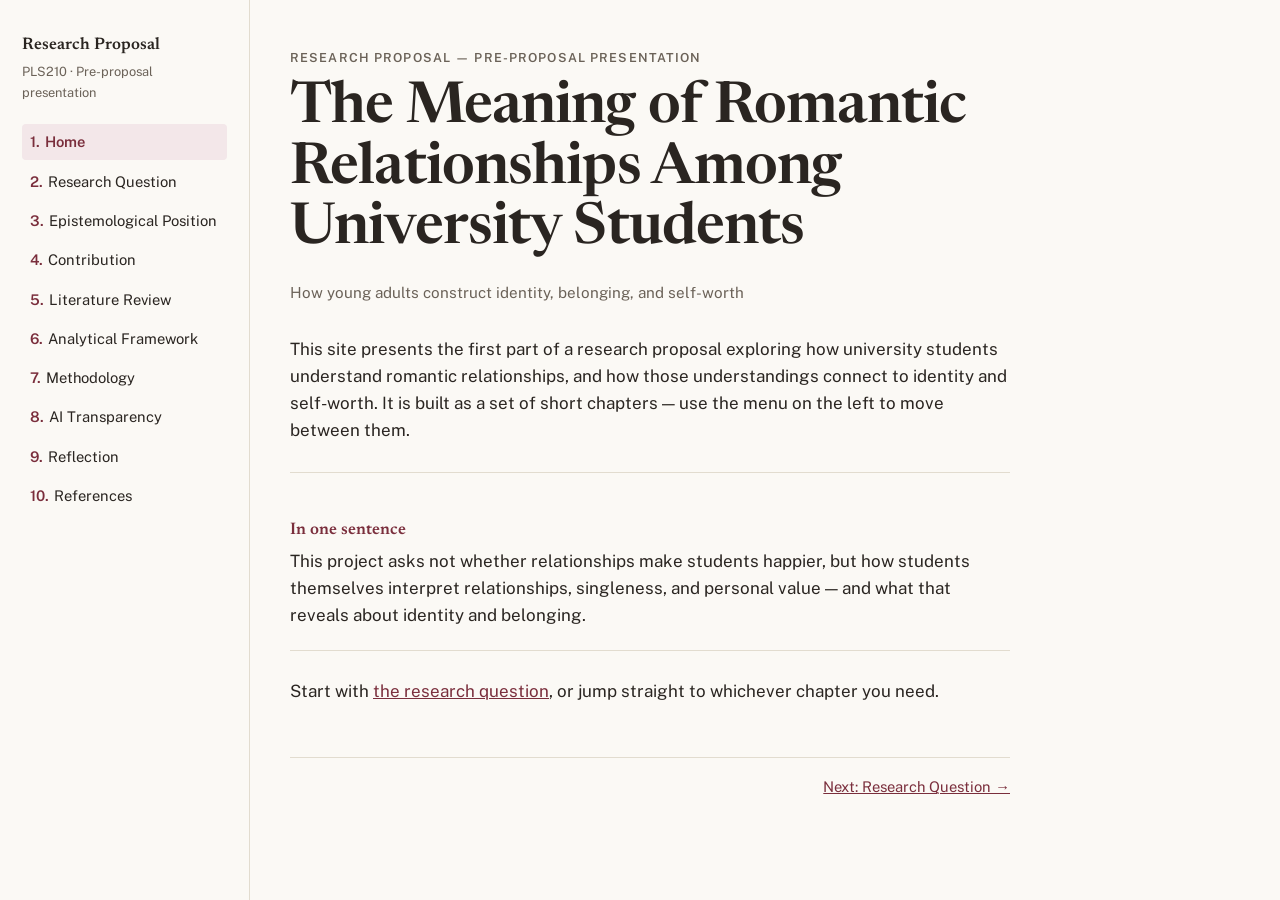
<file: index.html>
<!DOCTYPE html>
<html lang="en">
<head>
<meta charset="UTF-8">
<meta name="viewport" content="width=device-width, initial-scale=1">
<title>Home — Research Proposal</title>
<link rel="preconnect" href="https://fonts.googleapis.com">
<link href="https://fonts.googleapis.com/css2?family=Newsreader:wght@500;600&family=Public+Sans:wght@400;500;600&display=swap" rel="stylesheet">
<link rel="stylesheet" href="styles.css">
</head>
<body>
<div class="shell">

  <aside class="sidebar">
    <p class="site-title">Research Proposal</p>
    <p class="site-sub">PLS210 · Pre-proposal presentation</p>
    <button class="menu-toggle">Menu ☰</button>
    <nav>
      <ol>
        <li><a href="index.html">Home</a></li>
        <li><a href="research-question.html">Research Question</a></li>
        <li><a href="positioning.html">Epistemological Position</a></li>
        <li><a href="contribution.html">Contribution</a></li>
        <li><a href="literature-review.html">Literature Review</a></li>
        <li><a href="framework.html">Analytical Framework</a></li>
        <li><a href="methodology.html">Methodology</a></li>
        <li><a href="ai-transparency.html">AI Transparency</a></li>
        <li><a href="reflection.html">Reflection</a></li>
        <li><a href="references.html">References</a></li>
      </ol>
    </nav>
  </aside>

  <main class="content">
    <div class="page">
      <div class="hero">
        <p class="kicker">Research Proposal — Pre-proposal Presentation</p>
        <h1>The Meaning of Romantic Relationships Among University Students</h1>
        <p class="byline">How young adults construct identity, belonging, and self-worth</p>
      </div>

      <p>This site presents the first part of a research proposal exploring how university
      students understand romantic relationships, and how those understandings connect to
      identity and self-worth. It is built as a set of short chapters — use the menu on the
      left to move between them.</p>

      <div class="card">
        <h3>In one sentence</h3>
        <p style="margin-bottom:0">This project asks not whether relationships make students
        happier, but how students themselves interpret relationships, singleness, and personal
        value — and what that reveals about identity and belonging.</p>
      </div>

      <p>Start with <a href="research-question.html">the research question</a>, or jump
      straight to whichever chapter you need.</p>

      <div class="page-nav">
        <span></span>
        <a href="research-question.html">Next: Research Question →</a>
      </div>
    </div>
  </main>

</div>
<script src="nav.js"></script>
</body>
</html>
</file>
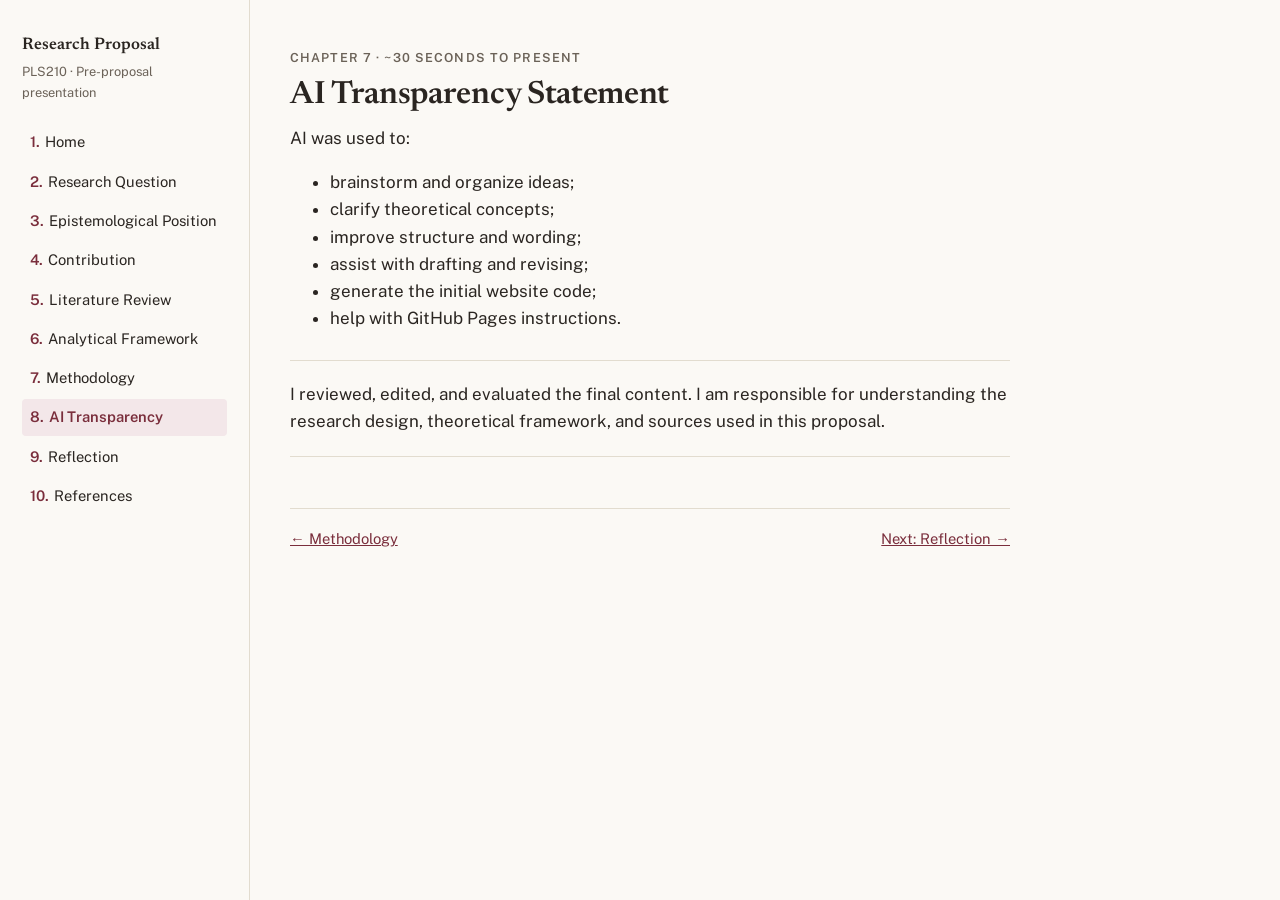
<file: ai-transparency.html>
<!DOCTYPE html>
<html lang="en">
<head>
<meta charset="UTF-8">
<meta name="viewport" content="width=device-width, initial-scale=1">
<title>AI Transparency</title>
<link rel="preconnect" href="https://fonts.googleapis.com">
<link href="https://fonts.googleapis.com/css2?family=Newsreader:wght@500;600&family=Public+Sans:wght@400;500;600&display=swap" rel="stylesheet">
<link rel="stylesheet" href="styles.css">
</head>
<body>
<div class="shell">

  <aside class="sidebar">
    <p class="site-title">Research Proposal</p>
    <p class="site-sub">PLS210 · Pre-proposal presentation</p>
    <button class="menu-toggle">Menu ☰</button>
    <nav>
      <ol>
        <li><a href="index.html">Home</a></li>
        <li><a href="research-question.html">Research Question</a></li>
        <li><a href="positioning.html">Epistemological Position</a></li>
        <li><a href="contribution.html">Contribution</a></li>
        <li><a href="literature-review.html">Literature Review</a></li>
        <li><a href="framework.html">Analytical Framework</a></li>
        <li><a href="methodology.html">Methodology</a></li>
        <li><a href="ai-transparency.html">AI Transparency</a></li>
        <li><a href="reflection.html">Reflection</a></li>
        <li><a href="references.html">References</a></li>
      </ol>
    </nav>
  </aside>

  <main class="content">
    <div class="page">
      <p class="kicker">Chapter 7 · ~30 seconds to present</p>
      <h1>AI Transparency Statement</h1>

      <p>AI was used to:</p>
      <ul>
        <li>brainstorm and organize ideas;</li>
        <li>clarify theoretical concepts;</li>
        <li>improve structure and wording;</li>
        <li>assist with drafting and revising;</li>
        <li>generate the initial website code;</li>
        <li>help with GitHub Pages instructions.</li>
      </ul>

      <div class="card">
        <p style="margin-bottom:0">I reviewed, edited, and evaluated the final content. I am
        responsible for understanding the research design, theoretical framework, and
        sources used in this proposal.</p>
      </div>

      <div class="page-nav">
        <a href="methodology.html">← Methodology</a>
        <a href="reflection.html">Next: Reflection →</a>
      </div>
    </div>
  </main>

</div>
<script src="nav.js"></script>
</body>
</html>
</file>
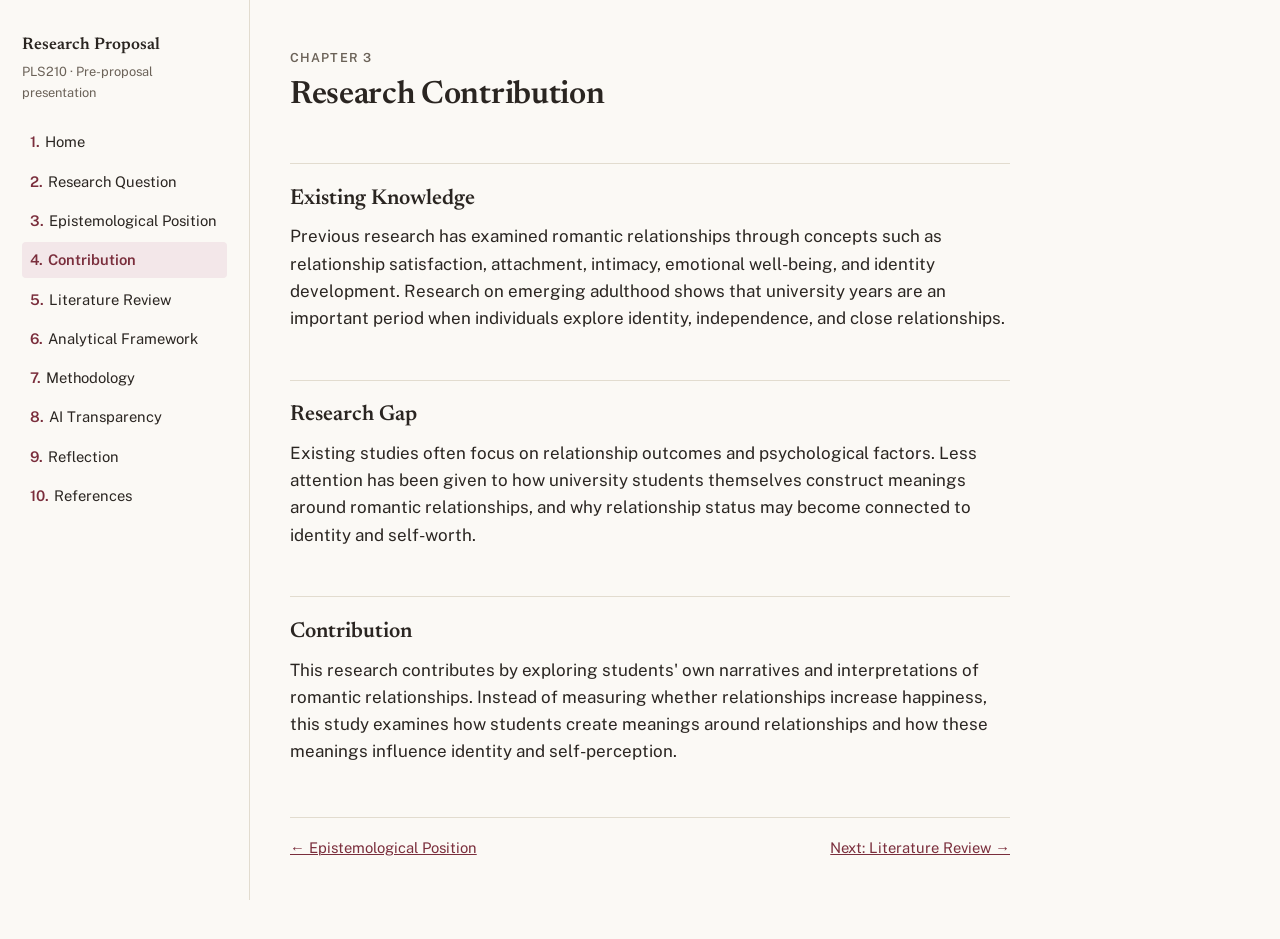
<file: contribution.html>
<!DOCTYPE html>
<html lang="en">
<head>
<meta charset="UTF-8">
<meta name="viewport" content="width=device-width, initial-scale=1">
<title>Contribution</title>
<link rel="preconnect" href="https://fonts.googleapis.com">
<link href="https://fonts.googleapis.com/css2?family=Newsreader:wght@500;600&family=Public+Sans:wght@400;500;600&display=swap" rel="stylesheet">
<link rel="stylesheet" href="styles.css">
</head>
<body>
<div class="shell">

  <aside class="sidebar">
    <p class="site-title">Research Proposal</p>
    <p class="site-sub">PLS210 · Pre-proposal presentation</p>
    <button class="menu-toggle">Menu ☰</button>
    <nav>
      <ol>
        <li><a href="index.html">Home</a></li>
        <li><a href="research-question.html">Research Question</a></li>
        <li><a href="positioning.html">Epistemological Position</a></li>
        <li><a href="contribution.html">Contribution</a></li>
        <li><a href="literature-review.html">Literature Review</a></li>
        <li><a href="framework.html">Analytical Framework</a></li>
        <li><a href="methodology.html">Methodology</a></li>
        <li><a href="ai-transparency.html">AI Transparency</a></li>
        <li><a href="reflection.html">Reflection</a></li>
        <li><a href="references.html">References</a></li>
      </ol>
    </nav>
  </aside>

  <main class="content">
    <div class="page">
      <p class="kicker">Chapter 3</p>
      <h1>Research Contribution</h1>

      <h2>Existing Knowledge</h2>
      <p>Previous research has examined romantic relationships through concepts such as
      relationship satisfaction, attachment, intimacy, emotional well-being, and identity
      development. Research on emerging adulthood shows that university years are an important
      period when individuals explore identity, independence, and close relationships.</p>

      <h2>Research Gap</h2>
      <p>Existing studies often focus on relationship outcomes and psychological factors. Less
      attention has been given to how university students themselves construct meanings around
      romantic relationships, and why relationship status may become connected to identity and
      self-worth.</p>

      <h2>Contribution</h2>
      <p>This research contributes by exploring students' own narratives and interpretations
      of romantic relationships. Instead of measuring whether relationships increase
      happiness, this study examines how students create meanings around relationships and how
      these meanings influence identity and self-perception.</p>

      <div class="page-nav">
        <a href="positioning.html">← Epistemological Position</a>
        <a href="literature-review.html">Next: Literature Review →</a>
      </div>
    </div>
  </main>

</div>
<script src="nav.js"></script>
</body>
</html>
</file>
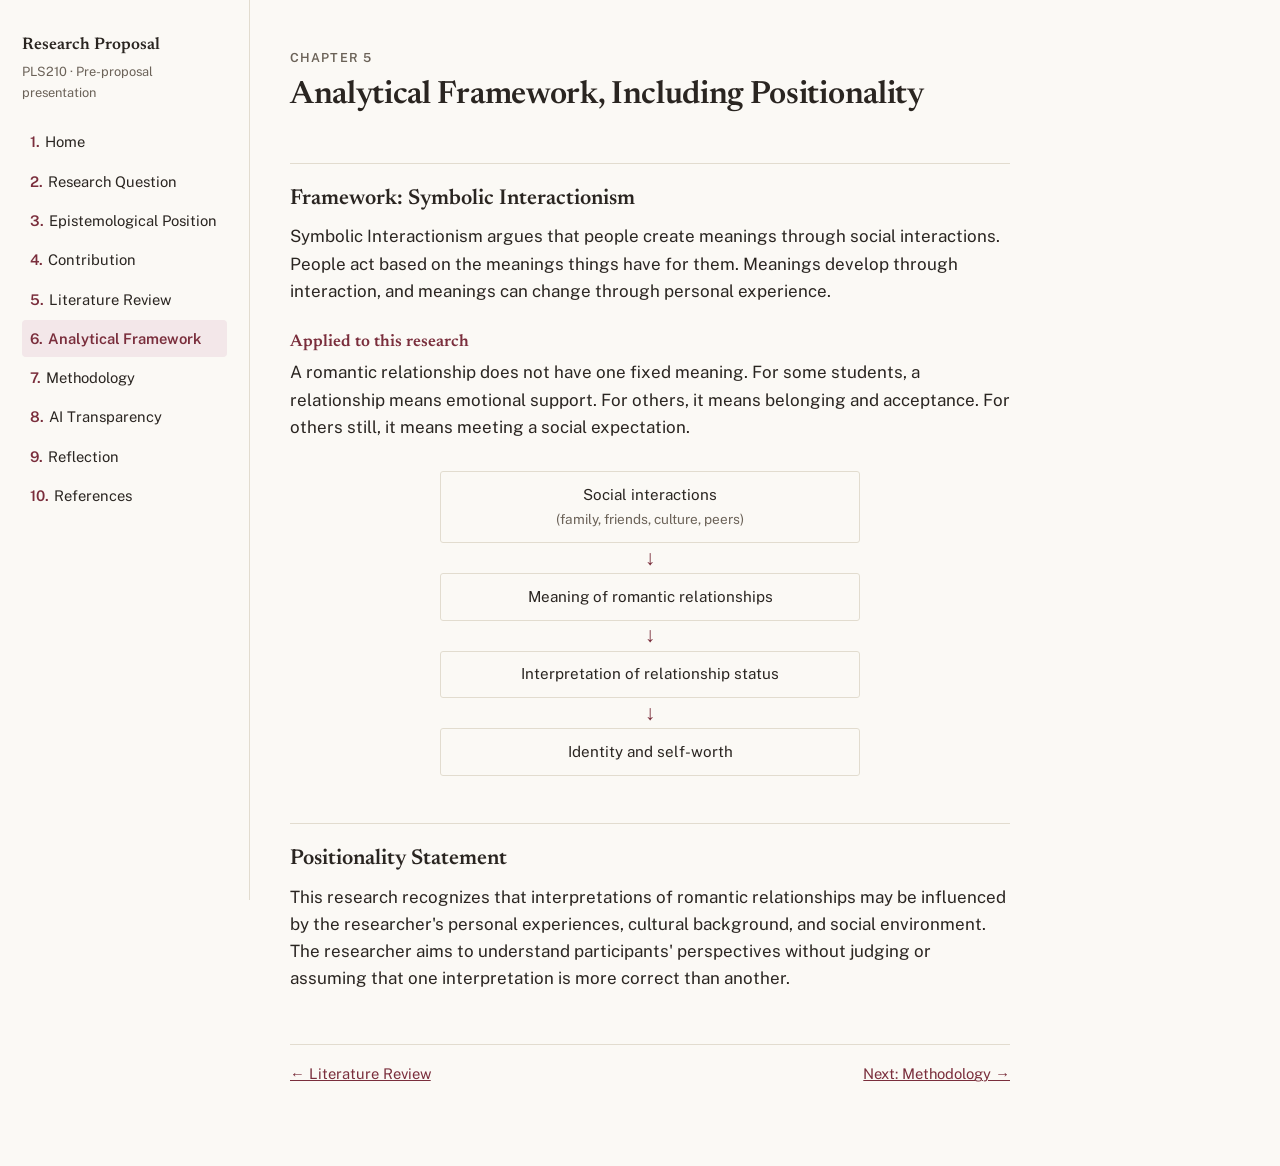
<file: framework.html>
<!DOCTYPE html>
<html lang="en">
<head>
<meta charset="UTF-8">
<meta name="viewport" content="width=device-width, initial-scale=1">
<title>Analytical Framework, Including Positionality</title>
<link rel="preconnect" href="https://fonts.googleapis.com">
<link href="https://fonts.googleapis.com/css2?family=Newsreader:wght@500;600&family=Public+Sans:wght@400;500;600&display=swap" rel="stylesheet">
<link rel="stylesheet" href="styles.css">
</head>
<body>
<div class="shell">

  <aside class="sidebar">
    <p class="site-title">Research Proposal</p>
    <p class="site-sub">PLS210 · Pre-proposal presentation</p>
    <button class="menu-toggle">Menu ☰</button>
    <nav>
      <ol>
        <li><a href="index.html">Home</a></li>
        <li><a href="research-question.html">Research Question</a></li>
        <li><a href="positioning.html">Epistemological Position</a></li>
        <li><a href="contribution.html">Contribution</a></li>
        <li><a href="literature-review.html">Literature Review</a></li>
        <li><a href="framework.html">Analytical Framework</a></li>
        <li><a href="methodology.html">Methodology</a></li>
        <li><a href="ai-transparency.html">AI Transparency</a></li>
        <li><a href="reflection.html">Reflection</a></li>
        <li><a href="references.html">References</a></li>
      </ol>
    </nav>
  </aside>

  <main class="content">
    <div class="page">
      <p class="kicker">Chapter 5</p>
      <h1>Analytical Framework, Including Positionality</h1>

      <h2>Framework: Symbolic Interactionism</h2>
      <p>Symbolic Interactionism argues that people create meanings through social
      interactions. People act based on the meanings things have for them. Meanings develop
      through interaction, and meanings can change through personal experience.</p>

      <h3>Applied to this research</h3>
      <p>A romantic relationship does not have one fixed meaning. For some students, a
      relationship means emotional support. For others, it means belonging and acceptance.
      For others still, it means meeting a social expectation.</p>

      <div class="diagram">
        <div class="box">Social interactions<br><span style="font-size:.85rem;color:var(--ink-soft)">(family, friends, culture, peers)</span></div>
        <div class="arrow">↓</div>
        <div class="box">Meaning of romantic relationships</div>
        <div class="arrow">↓</div>
        <div class="box">Interpretation of relationship status</div>
        <div class="arrow">↓</div>
        <div class="box">Identity and self-worth</div>
      </div>

      <h2>Positionality Statement</h2>
      <p>This research recognizes that interpretations of romantic relationships may be
      influenced by the researcher's personal experiences, cultural background, and social
      environment. The researcher aims to understand participants' perspectives without
      judging or assuming that one interpretation is more correct than another.</p>

      <div class="page-nav">
        <a href="literature-review.html">← Literature Review</a>
        <a href="methodology.html">Next: Methodology →</a>
      </div>
    </div>
  </main>

</div>
<script src="nav.js"></script>
</body>
</html>
</file>
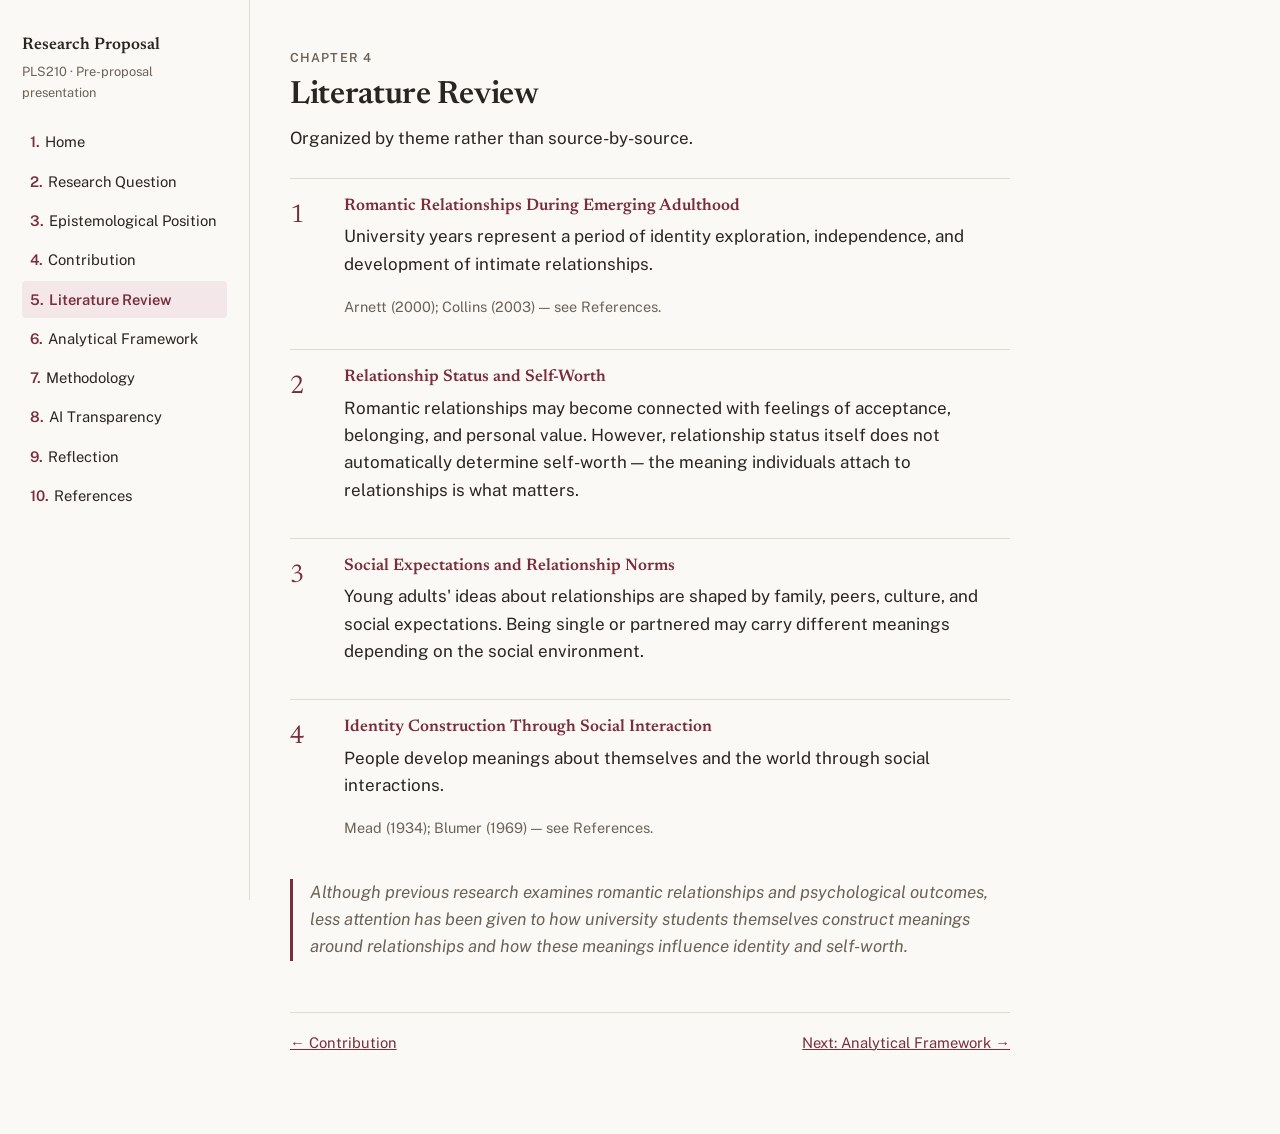
<file: literature-review.html>
<!DOCTYPE html>
<html lang="en">
<head>
<meta charset="UTF-8">
<meta name="viewport" content="width=device-width, initial-scale=1">
<title>Literature Review</title>
<link rel="preconnect" href="https://fonts.googleapis.com">
<link href="https://fonts.googleapis.com/css2?family=Newsreader:wght@500;600&family=Public+Sans:wght@400;500;600&display=swap" rel="stylesheet">
<link rel="stylesheet" href="styles.css">
</head>
<body>
<div class="shell">

  <aside class="sidebar">
    <p class="site-title">Research Proposal</p>
    <p class="site-sub">PLS210 · Pre-proposal presentation</p>
    <button class="menu-toggle">Menu ☰</button>
    <nav>
      <ol>
        <li><a href="index.html">Home</a></li>
        <li><a href="research-question.html">Research Question</a></li>
        <li><a href="positioning.html">Epistemological Position</a></li>
        <li><a href="contribution.html">Contribution</a></li>
        <li><a href="literature-review.html">Literature Review</a></li>
        <li><a href="framework.html">Analytical Framework</a></li>
        <li><a href="methodology.html">Methodology</a></li>
        <li><a href="ai-transparency.html">AI Transparency</a></li>
        <li><a href="reflection.html">Reflection</a></li>
        <li><a href="references.html">References</a></li>
      </ol>
    </nav>
  </aside>

  <main class="content">
    <div class="page">
      <p class="kicker">Chapter 4</p>
      <h1>Literature Review</h1>
      <p>Organized by theme rather than source-by-source.</p>

      <div class="themes">
        <div class="theme">
          <div class="num">1</div>
          <div>
            <h3>Romantic Relationships During Emerging Adulthood</h3>
            <p>University years represent a period of identity exploration, independence,
            and development of intimate relationships.</p>
            <p style="font-size:.9rem;color:var(--ink-soft)">Arnett (2000); Collins (2003) —
            see References.</p>
          </div>
        </div>

        <div class="theme">
          <div class="num">2</div>
          <div>
            <h3>Relationship Status and Self-Worth</h3>
            <p>Romantic relationships may become connected with feelings of acceptance,
            belonging, and personal value. However, relationship status itself does not
            automatically determine self-worth — the meaning individuals attach to
            relationships is what matters.</p>
          </div>
        </div>

        <div class="theme">
          <div class="num">3</div>
          <div>
            <h3>Social Expectations and Relationship Norms</h3>
            <p>Young adults' ideas about relationships are shaped by family, peers, culture,
            and social expectations. Being single or partnered may carry different meanings
            depending on the social environment.</p>
          </div>
        </div>

        <div class="theme">
          <div class="num">4</div>
          <div>
            <h3>Identity Construction Through Social Interaction</h3>
            <p>People develop meanings about themselves and the world through social
            interactions.</p>
            <p style="font-size:.9rem;color:var(--ink-soft)">Mead (1934); Blumer (1969) — see
            References.</p>
          </div>
        </div>
      </div>

      <div class="pull">Although previous research examines romantic relationships and
      psychological outcomes, less attention has been given to how university students
      themselves construct meanings around relationships and how these meanings influence
      identity and self-worth.</div>

      <div class="page-nav">
        <a href="contribution.html">← Contribution</a>
        <a href="framework.html">Next: Analytical Framework →</a>
      </div>
    </div>
  </main>

</div>
<script src="nav.js"></script>
</body>
</html>
</file>
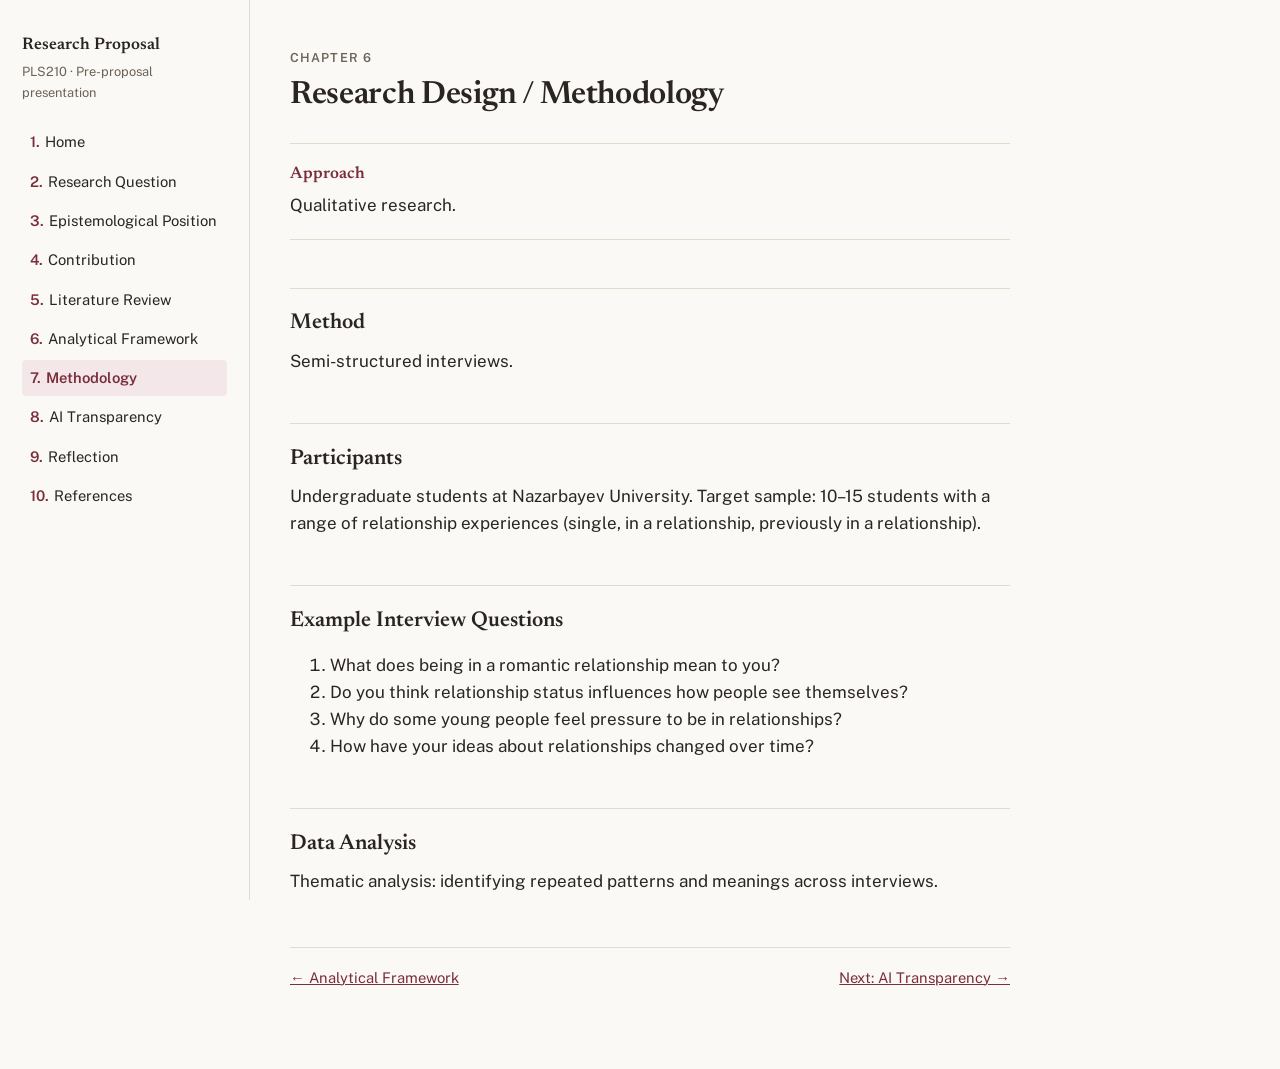
<file: methodology.html>
<!DOCTYPE html>
<html lang="en">
<head>
<meta charset="UTF-8">
<meta name="viewport" content="width=device-width, initial-scale=1">
<title>Methodology</title>
<link rel="preconnect" href="https://fonts.googleapis.com">
<link href="https://fonts.googleapis.com/css2?family=Newsreader:wght@500;600&family=Public+Sans:wght@400;500;600&display=swap" rel="stylesheet">
<link rel="stylesheet" href="styles.css">
</head>
<body>
<div class="shell">

  <aside class="sidebar">
    <p class="site-title">Research Proposal</p>
    <p class="site-sub">PLS210 · Pre-proposal presentation</p>
    <button class="menu-toggle">Menu ☰</button>
    <nav>
      <ol>
        <li><a href="index.html">Home</a></li>
        <li><a href="research-question.html">Research Question</a></li>
        <li><a href="positioning.html">Epistemological Position</a></li>
        <li><a href="contribution.html">Contribution</a></li>
        <li><a href="literature-review.html">Literature Review</a></li>
        <li><a href="framework.html">Analytical Framework</a></li>
        <li><a href="methodology.html">Methodology</a></li>
        <li><a href="ai-transparency.html">AI Transparency</a></li>
        <li><a href="reflection.html">Reflection</a></li>
        <li><a href="references.html">References</a></li>
      </ol>
    </nav>
  </aside>

  <main class="content">
    <div class="page">
      <p class="kicker">Chapter 6</p>
      <h1>Research Design / Methodology</h1>

      <div class="card">
        <h3 style="margin-top:0">Approach</h3>
        <p style="margin-bottom:0">Qualitative research.</p>
      </div>

      <h2>Method</h2>
      <p>Semi-structured interviews.</p>

      <h2>Participants</h2>
      <p>Undergraduate students at Nazarbayev University. Target sample: 10–15 students with
      a range of relationship experiences (single, in a relationship, previously in a
      relationship).</p>

      <h2>Example Interview Questions</h2>
      <ol>
        <li>What does being in a romantic relationship mean to you?</li>
        <li>Do you think relationship status influences how people see themselves?</li>
        <li>Why do some young people feel pressure to be in relationships?</li>
        <li>How have your ideas about relationships changed over time?</li>
      </ol>

      <h2>Data Analysis</h2>
      <p>Thematic analysis: identifying repeated patterns and meanings across interviews.</p>

      <div class="page-nav">
        <a href="framework.html">← Analytical Framework</a>
        <a href="ai-transparency.html">Next: AI Transparency →</a>
      </div>
    </div>
  </main>

</div>
<script src="nav.js"></script>
</body>
</html>
</file>
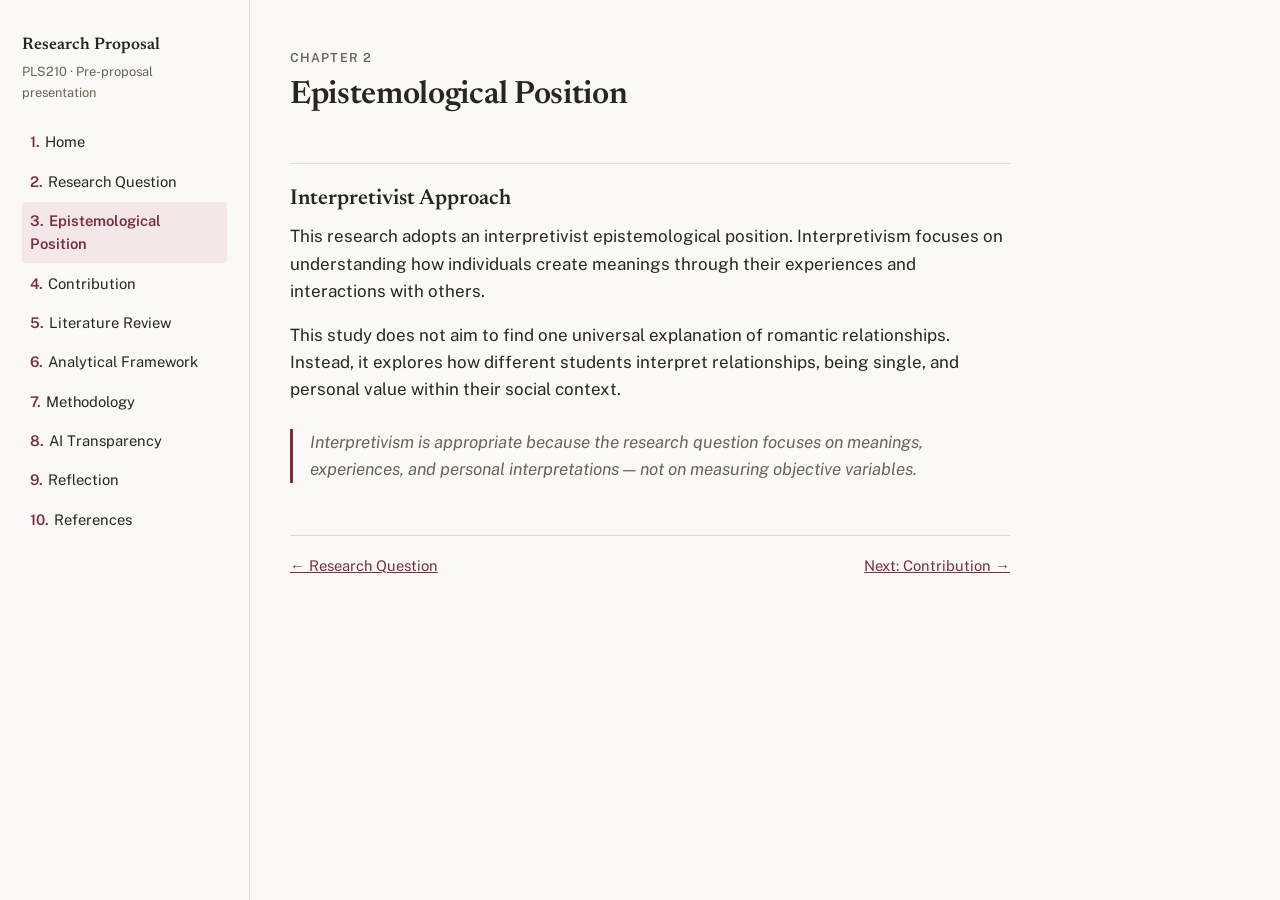
<file: positioning.html>
<!DOCTYPE html>
<html lang="en">
<head>
<meta charset="UTF-8">
<meta name="viewport" content="width=device-width, initial-scale=1">
<title>Epistemological Position</title>
<link rel="preconnect" href="https://fonts.googleapis.com">
<link href="https://fonts.googleapis.com/css2?family=Newsreader:wght@500;600&family=Public+Sans:wght@400;500;600&display=swap" rel="stylesheet">
<link rel="stylesheet" href="styles.css">
</head>
<body>
<div class="shell">

  <aside class="sidebar">
    <p class="site-title">Research Proposal</p>
    <p class="site-sub">PLS210 · Pre-proposal presentation</p>
    <button class="menu-toggle">Menu ☰</button>
    <nav>
      <ol>
        <li><a href="index.html">Home</a></li>
        <li><a href="research-question.html">Research Question</a></li>
        <li><a href="positioning.html">Epistemological Position</a></li>
        <li><a href="contribution.html">Contribution</a></li>
        <li><a href="literature-review.html">Literature Review</a></li>
        <li><a href="framework.html">Analytical Framework</a></li>
        <li><a href="methodology.html">Methodology</a></li>
        <li><a href="ai-transparency.html">AI Transparency</a></li>
        <li><a href="reflection.html">Reflection</a></li>
        <li><a href="references.html">References</a></li>
      </ol>
    </nav>
  </aside>

  <main class="content">
    <div class="page">
      <p class="kicker">Chapter 2</p>
      <h1>Epistemological Position</h1>

      <h2>Interpretivist Approach</h2>
      <p>This research adopts an interpretivist epistemological position. Interpretivism
      focuses on understanding how individuals create meanings through their experiences and
      interactions with others.</p>

      <p>This study does not aim to find one universal explanation of romantic relationships.
      Instead, it explores how different students interpret relationships, being single, and
      personal value within their social context.</p>

      <div class="pull">Interpretivism is appropriate because the research question focuses on
      meanings, experiences, and personal interpretations — not on measuring objective
      variables.</div>

      <div class="page-nav">
        <a href="research-question.html">← Research Question</a>
        <a href="contribution.html">Next: Contribution →</a>
      </div>
    </div>
  </main>

</div>
<script src="nav.js"></script>
</body>
</html>
</file>
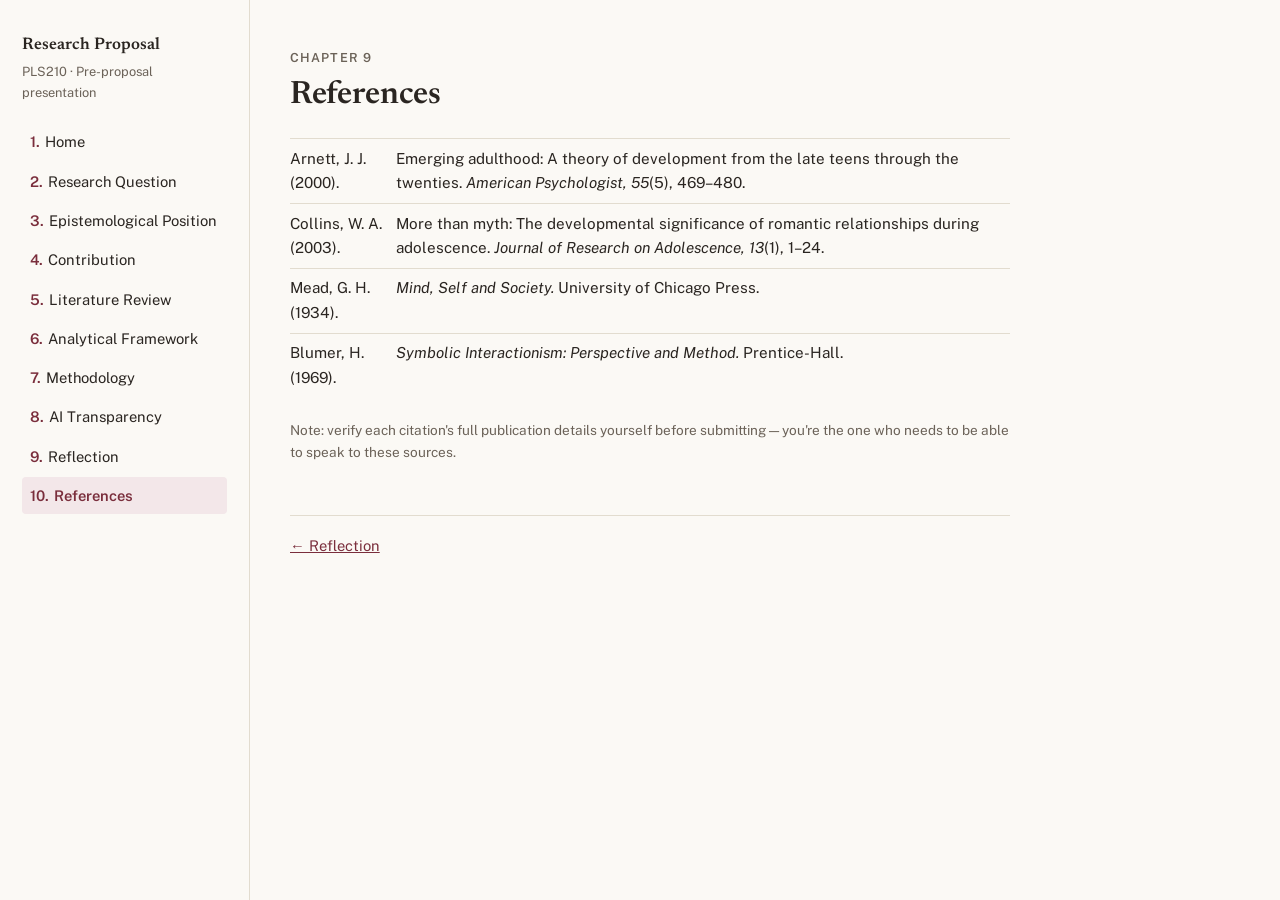
<file: references.html>
<!DOCTYPE html>
<html lang="en">
<head>
<meta charset="UTF-8">
<meta name="viewport" content="width=device-width, initial-scale=1">
<title>References</title>
<link rel="preconnect" href="https://fonts.googleapis.com">
<link href="https://fonts.googleapis.com/css2?family=Newsreader:wght@500;600&family=Public+Sans:wght@400;500;600&display=swap" rel="stylesheet">
<link rel="stylesheet" href="styles.css">
</head>
<body>
<div class="shell">

  <aside class="sidebar">
    <p class="site-title">Research Proposal</p>
    <p class="site-sub">PLS210 · Pre-proposal presentation</p>
    <button class="menu-toggle">Menu ☰</button>
    <nav>
      <ol>
        <li><a href="index.html">Home</a></li>
        <li><a href="research-question.html">Research Question</a></li>
        <li><a href="positioning.html">Epistemological Position</a></li>
        <li><a href="contribution.html">Contribution</a></li>
        <li><a href="literature-review.html">Literature Review</a></li>
        <li><a href="framework.html">Analytical Framework</a></li>
        <li><a href="methodology.html">Methodology</a></li>
        <li><a href="ai-transparency.html">AI Transparency</a></li>
        <li><a href="reflection.html">Reflection</a></li>
        <li><a href="references.html">References</a></li>
      </ol>
    </nav>
  </aside>

  <main class="content">
    <div class="page">
      <p class="kicker">Chapter 9</p>
      <h1>References</h1>

      <table class="refs">
        <tr><td>Arnett, J. J. (2000).</td><td>Emerging adulthood: A theory of development from the late teens through the twenties. <em>American Psychologist, 55</em>(5), 469–480.</td></tr>
        <tr><td>Collins, W. A. (2003).</td><td>More than myth: The developmental significance of romantic relationships during adolescence. <em>Journal of Research on Adolescence, 13</em>(1), 1–24.</td></tr>
        <tr><td>Mead, G. H. (1934).</td><td><em>Mind, Self and Society.</em> University of Chicago Press.</td></tr>
        <tr><td>Blumer, H. (1969).</td><td><em>Symbolic Interactionism: Perspective and Method.</em> Prentice-Hall.</td></tr>
      </table>

      <p style="font-size:.85rem;color:var(--ink-soft)">Note: verify each citation's full
      publication details yourself before submitting — you're the one who needs to be able
      to speak to these sources.</p>

      <div class="page-nav">
        <a href="reflection.html">← Reflection</a>
        <span></span>
      </div>
    </div>
  </main>

</div>
<script src="nav.js"></script>
</body>
</html>
</file>
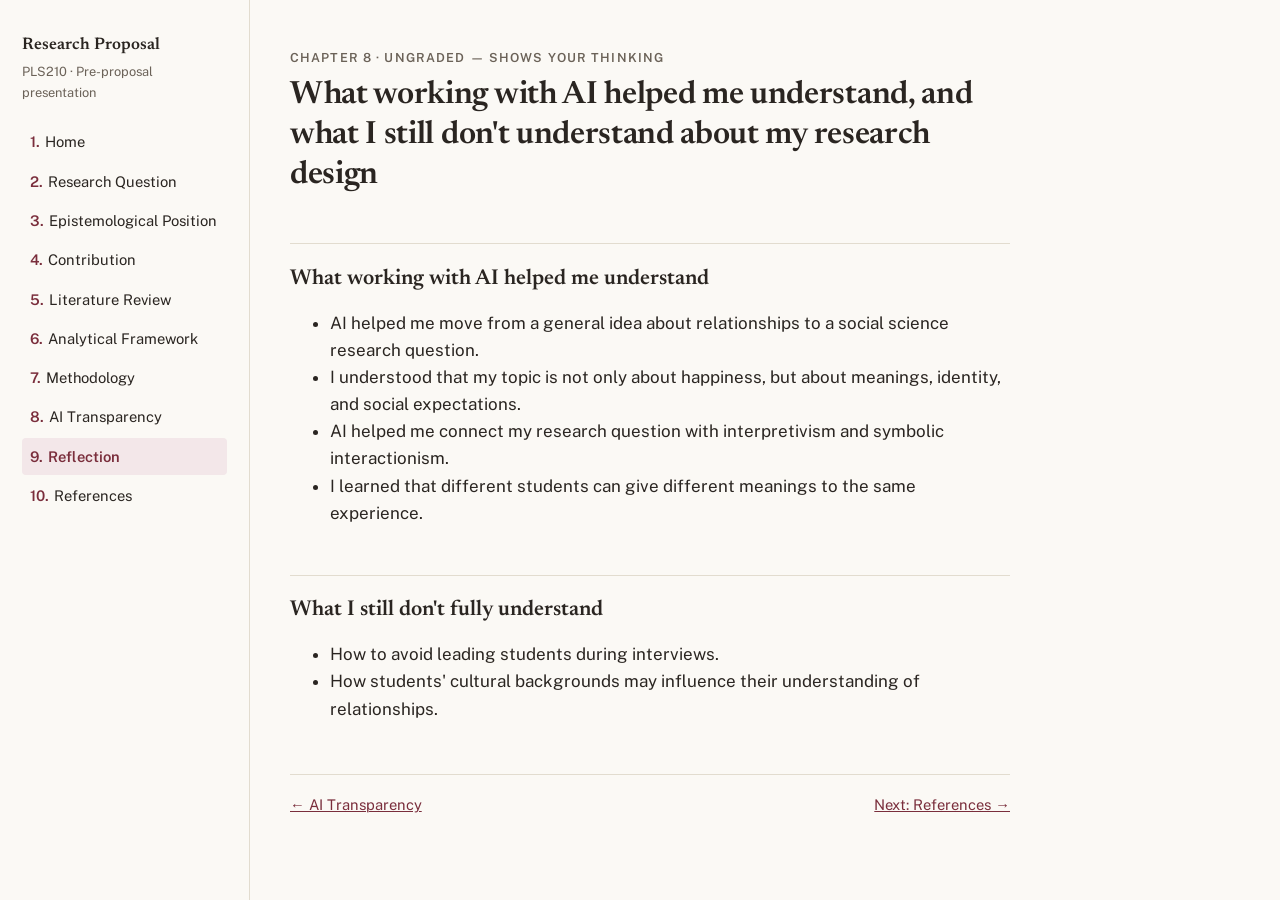
<file: reflection.html>
<!DOCTYPE html>
<html lang="en">
<head>
<meta charset="UTF-8">
<meta name="viewport" content="width=device-width, initial-scale=1">
<title>Reflection</title>
<link rel="preconnect" href="https://fonts.googleapis.com">
<link href="https://fonts.googleapis.com/css2?family=Newsreader:wght@500;600&family=Public+Sans:wght@400;500;600&display=swap" rel="stylesheet">
<link rel="stylesheet" href="styles.css">
</head>
<body>
<div class="shell">

  <aside class="sidebar">
    <p class="site-title">Research Proposal</p>
    <p class="site-sub">PLS210 · Pre-proposal presentation</p>
    <button class="menu-toggle">Menu ☰</button>
    <nav>
      <ol>
        <li><a href="index.html">Home</a></li>
        <li><a href="research-question.html">Research Question</a></li>
        <li><a href="positioning.html">Epistemological Position</a></li>
        <li><a href="contribution.html">Contribution</a></li>
        <li><a href="literature-review.html">Literature Review</a></li>
        <li><a href="framework.html">Analytical Framework</a></li>
        <li><a href="methodology.html">Methodology</a></li>
        <li><a href="ai-transparency.html">AI Transparency</a></li>
        <li><a href="reflection.html">Reflection</a></li>
        <li><a href="references.html">References</a></li>
      </ol>
    </nav>
  </aside>

  <main class="content">
    <div class="page">
      <p class="kicker">Chapter 8 · Ungraded — shows your thinking</p>
      <h1>What working with AI helped me understand, and what I still don't understand about my research design</h1>

      <h2>What working with AI helped me understand</h2>
      <ul>
        <li>AI helped me move from a general idea about relationships to a social science
        research question.</li>
        <li>I understood that my topic is not only about happiness, but about meanings,
        identity, and social expectations.</li>
        <li>AI helped me connect my research question with interpretivism and symbolic
        interactionism.</li>
        <li>I learned that different students can give different meanings to the same
        experience.</li>
      </ul>

      <h2>What I still don't fully understand</h2>
      <ul>
        <li>How to avoid leading students during interviews.</li>
        <li>How students' cultural backgrounds may influence their understanding of
        relationships.</li>
      </ul>

      <div class="page-nav">
        <a href="ai-transparency.html">← AI Transparency</a>
        <a href="references.html">Next: References →</a>
      </div>
    </div>
  </main>

</div>
<script src="nav.js"></script>
</body>
</html>
</file>
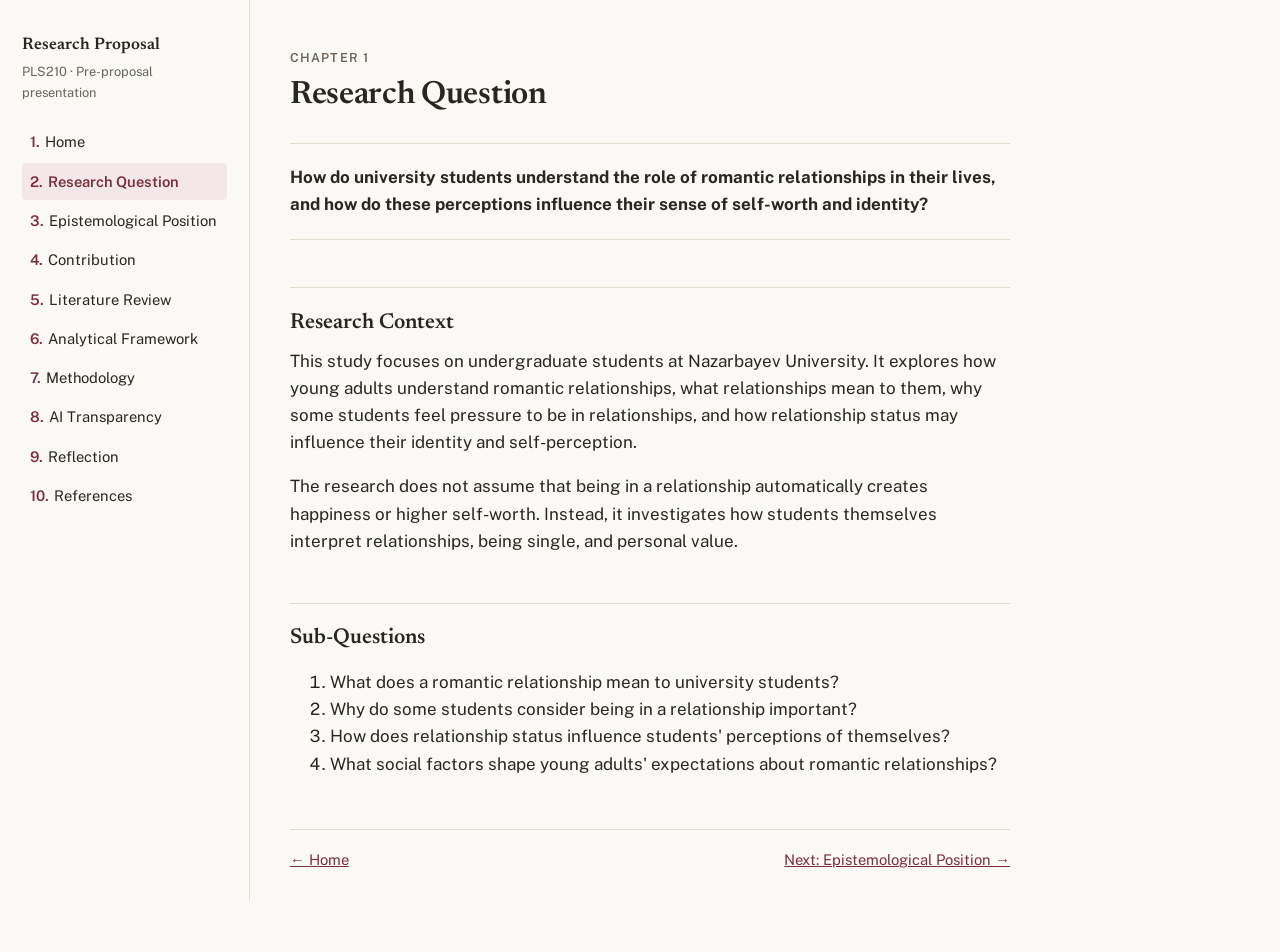
<file: research-question.html>
<!DOCTYPE html>
<html lang="en">
<head>
<meta charset="UTF-8">
<meta name="viewport" content="width=device-width, initial-scale=1">
<title>Research Question</title>
<link rel="preconnect" href="https://fonts.googleapis.com">
<link href="https://fonts.googleapis.com/css2?family=Newsreader:wght@500;600&family=Public+Sans:wght@400;500;600&display=swap" rel="stylesheet">
<link rel="stylesheet" href="styles.css">
</head>
<body>
<div class="shell">

  <aside class="sidebar">
    <p class="site-title">Research Proposal</p>
    <p class="site-sub">PLS210 · Pre-proposal presentation</p>
    <button class="menu-toggle">Menu ☰</button>
    <nav>
      <ol>
        <li><a href="index.html">Home</a></li>
        <li><a href="research-question.html">Research Question</a></li>
        <li><a href="positioning.html">Epistemological Position</a></li>
        <li><a href="contribution.html">Contribution</a></li>
        <li><a href="literature-review.html">Literature Review</a></li>
        <li><a href="framework.html">Analytical Framework</a></li>
        <li><a href="methodology.html">Methodology</a></li>
        <li><a href="ai-transparency.html">AI Transparency</a></li>
        <li><a href="reflection.html">Reflection</a></li>
        <li><a href="references.html">References</a></li>
      </ol>
    </nav>
  </aside>

  <main class="content">
    <div class="page">
      <p class="kicker">Chapter 1</p>
      <h1>Research Question</h1>

      <div class="card">
        <p style="margin-bottom:0"><strong>How do university students understand the role of
        romantic relationships in their lives, and how do these perceptions influence their
        sense of self-worth and identity?</strong></p>
      </div>

      <h2>Research Context</h2>
      <p>This study focuses on undergraduate students at Nazarbayev University. It explores
      how young adults understand romantic relationships, what relationships mean to them,
      why some students feel pressure to be in relationships, and how relationship status may
      influence their identity and self-perception.</p>

      <p>The research does not assume that being in a relationship automatically creates
      happiness or higher self-worth. Instead, it investigates how students themselves
      interpret relationships, being single, and personal value.</p>

      <h2>Sub-Questions</h2>
      <ol>
        <li>What does a romantic relationship mean to university students?</li>
        <li>Why do some students consider being in a relationship important?</li>
        <li>How does relationship status influence students' perceptions of themselves?</li>
        <li>What social factors shape young adults' expectations about romantic relationships?</li>
      </ol>

      <div class="page-nav">
        <a href="index.html">← Home</a>
        <a href="positioning.html">Next: Epistemological Position →</a>
      </div>
    </div>
  </main>

</div>
<script src="nav.js"></script>
</body>
</html>
</file>
<file: styles.css>
/* ========================================================
   Design tokens
   ======================================================== */
:root {
  --paper: #fbf9f5;
  --panel: #fbf9f5;
  --ink: #2a2521;
  --ink-soft: #6b6258;
  --rule: #e2dccf;
  --accent: #7a2e3c;      /* deep burgundy — the one accent: links + theme numbers only */
  --accent-soft: #f3e7e9;
  --serif: "Newsreader", Georgia, "Times New Roman", serif;
  --sans: "Public Sans", -apple-system, "Segoe UI", Arial, sans-serif;
  --maxw: 720px;
}

/* ========================================================
   Smooth page-to-page transitions (native, no JS)
   Modern browsers (Chrome/Edge) cross-fade automatically;
   others just get the small fade-in below as a fallback.
   ======================================================== */
@view-transition {
  navigation: auto;
}

::view-transition-old(root),
::view-transition-new(root) {
  animation-duration: .35s;
  animation-timing-function: ease;
}

@keyframes contentFadeIn {
  from { opacity: 0; transform: translateY(6px); }
  to   { opacity: 1; transform: translateY(0); }
}

.content {
  animation: contentFadeIn .35s ease both;
}

@media (prefers-reduced-motion: reduce) {
  .content { animation: none; }
  ::view-transition-old(root),
  ::view-transition-new(root) { animation: none; }
}

* { box-sizing: border-box; }

html { scroll-behavior: smooth; }

body {
  margin: 0;
  font-family: var(--sans);
  color: var(--ink);
  background: var(--paper);
  line-height: 1.6;
  font-size: 17px;
}

h1, h2, h3 {
  font-family: var(--serif);
  font-weight: 600;
  line-height: 1.25;
  color: var(--ink);
}

h1 { font-size: 2rem; margin: 0 0 .3em; letter-spacing: -.01em; }
h2 { font-size: 1.35rem; margin: 2.2em 0 .5em; padding-top: 1em; border-top: 1px solid var(--rule); }
h3 { font-size: 1.05rem; margin: 1.6em 0 .4em; color: var(--accent); }

.hero h1 {
  font-size: clamp(2.4rem, 5vw, 3.6rem);
  line-height: 1.05;
  letter-spacing: -.015em;
  margin: .2em 0 .35em;
}

p, li { max-width: var(--maxw); }
p { margin: 0 0 1em; }

a { color: var(--accent); text-decoration-thickness: 1px; }
a:hover { text-decoration: none; }

.kicker {
  font-family: var(--sans);
  font-size: .78rem;
  letter-spacing: .09em;
  text-transform: uppercase;
  font-weight: 600;
  color: var(--ink-soft);
  margin-bottom: .6em;
}

.side-arrow {
  position: fixed;
  top: 50%;
  transform: translateY(-50%);
  width: 2.4em;
  height: 2.4em;
  display: flex;
  align-items: center;
  justify-content: center;
  font-family: var(--serif);
  font-size: 1.8rem;
  color: var(--ink-soft);
  text-decoration: none;
  border: 1px solid var(--rule);
  border-radius: 50%;
  background: var(--paper);
  opacity: .5;
  transition: opacity .2s ease, color .2s ease, border-color .2s ease;
  z-index: 20;
}

.side-arrow:hover {
  opacity: 1;
  color: var(--accent);
  border-color: var(--accent);
}

.side-arrow-left { left: 1.2rem; }
.side-arrow-right { right: 1.2rem; }

@media (max-width: 900px) {
  .side-arrow { display: none; } /* use the bottom links / tap-scroll on small screens */
}

.byline {
  color: var(--ink-soft);
  font-size: .95rem;
  margin-bottom: 2em;
}

/* ========================================================
   Layout: sidebar (table of contents) + content
   ======================================================== */
.shell {
  display: flex;
  min-height: 100vh;
}

.sidebar {
  width: 250px;
  flex-shrink: 0;
  background: var(--panel);
  border-right: 1px solid var(--rule);
  padding: 2rem 1.4rem;
  position: sticky;
  top: 0;
  height: 100vh;
  overflow-y: auto;
}

.sidebar .site-title {
  font-family: var(--serif);
  font-size: 1.05rem;
  font-weight: 600;
  margin: 0 0 .2em;
}

.sidebar .site-sub {
  font-size: .8rem;
  color: var(--ink-soft);
  margin-bottom: 1.6em;
}

.sidebar nav ol {
  list-style: none;
  margin: 0;
  padding: 0;
  counter-reset: chapter;
}

.sidebar nav li {
  counter-increment: chapter;
  margin-bottom: .15em;
}

.sidebar nav a {
  display: block;
  padding: .45em .5em;
  border-radius: 4px;
  color: var(--ink);
  text-decoration: none;
  font-size: .92rem;
}

.sidebar nav a::before {
  content: counter(chapter) ". ";
  color: var(--accent);
  font-weight: 600;
  margin-right: .15em;
}

.sidebar nav a:hover { background: var(--accent-soft); }
.sidebar nav a.active {
  background: var(--accent-soft);
  color: var(--accent);
  font-weight: 600;
}

.content {
  flex: 1;
  min-width: 0;
  padding: 3rem 2.5rem 5rem;
}

.page {
  max-width: var(--maxw);
}

.menu-toggle { display: none; }

/* ========================================================
   Components
   ======================================================== */
.card {
  border-top: 1px solid var(--rule);
  border-bottom: 1px solid var(--rule);
  padding: 1.2em 0;
  margin: 1.6em 0;
}

.pull {
  border-left: 3px solid var(--accent);
  padding-left: 1em;
  color: var(--ink-soft);
  font-style: italic;
  margin: 1.5em 0;
}

.themes { display: grid; gap: 1em; margin: 1.5em 0; }

.theme {
  display: grid;
  grid-template-columns: 2.4em 1fr;
  gap: .8em;
  border-top: 1px solid var(--rule);
  padding-top: 1em;
}

.theme .num {
  font-family: var(--serif);
  font-size: 1.6rem;
  color: var(--accent);
}

.theme h3 { margin-top: 0; }

.diagram {
  display: flex;
  flex-direction: column;
  align-items: center;
  gap: .3em;
  margin: 2em 0;
  font-family: var(--sans);
  font-size: .95rem;
}

.diagram .box {
  border: 1px solid var(--rule);
  background: none;
  border-radius: 3px;
  padding: .7em 1.1em;
  text-align: center;
  width: 100%;
  max-width: 420px;
}

.diagram .arrow {
  color: var(--accent);
  font-size: 1.3rem;
  line-height: 1;
}

.q-block {
  border: 1px solid var(--rule);
  border-radius: 6px;
  padding: 1em 1.2em;
  margin: 1em 0;
  background: var(--paper);
}

.q-block .q-label {
  font-size: .78rem;
  letter-spacing: .02em;
  color: var(--accent);
  font-weight: 600;
  margin-bottom: .3em;
}

.reflect-box {
  border-top: 1px solid var(--rule);
  padding: 1.2em 0;
  margin: 1.2em 0;
  color: var(--ink-soft);
}

.reflect-box textarea {
  width: 100%;
  min-height: 140px;
  margin-top: .6em;
  font-family: var(--sans);
  font-size: .95rem;
  padding: .7em;
  border: 1px solid var(--rule);
  border-radius: 4px;
  resize: vertical;
}

table.refs {
  width: 100%;
  border-collapse: collapse;
  font-size: .95rem;
  margin: 1.5em 0;
}

table.refs td { padding: .5em 0; border-top: 1px solid var(--rule); vertical-align: top; }

.page-nav {
  display: flex;
  justify-content: space-between;
  margin-top: 3.5em;
  padding-top: 1.2em;
  border-top: 1px solid var(--rule);
  font-size: .92rem;
}

/* ========================================================
   Responsive
   ======================================================== */
@media (max-width: 820px) {
  .shell { flex-direction: column; }

  .sidebar {
    width: auto;
    height: auto;
    position: relative;
    padding: 1rem 1.2rem;
  }

  .sidebar nav { display: none; }
  .sidebar.open nav { display: block; }

  .menu-toggle {
    display: inline-block;
    margin-top: .6em;
    background: var(--accent);
    color: #fff;
    border: none;
    padding: .5em 1em;
    border-radius: 4px;
    font-size: .85rem;
    cursor: pointer;
  }

  .content { padding: 2rem 1.3rem 4rem; }
}

@media (prefers-reduced-motion: reduce) {
  html { scroll-behavior: auto; }
}
</file>
